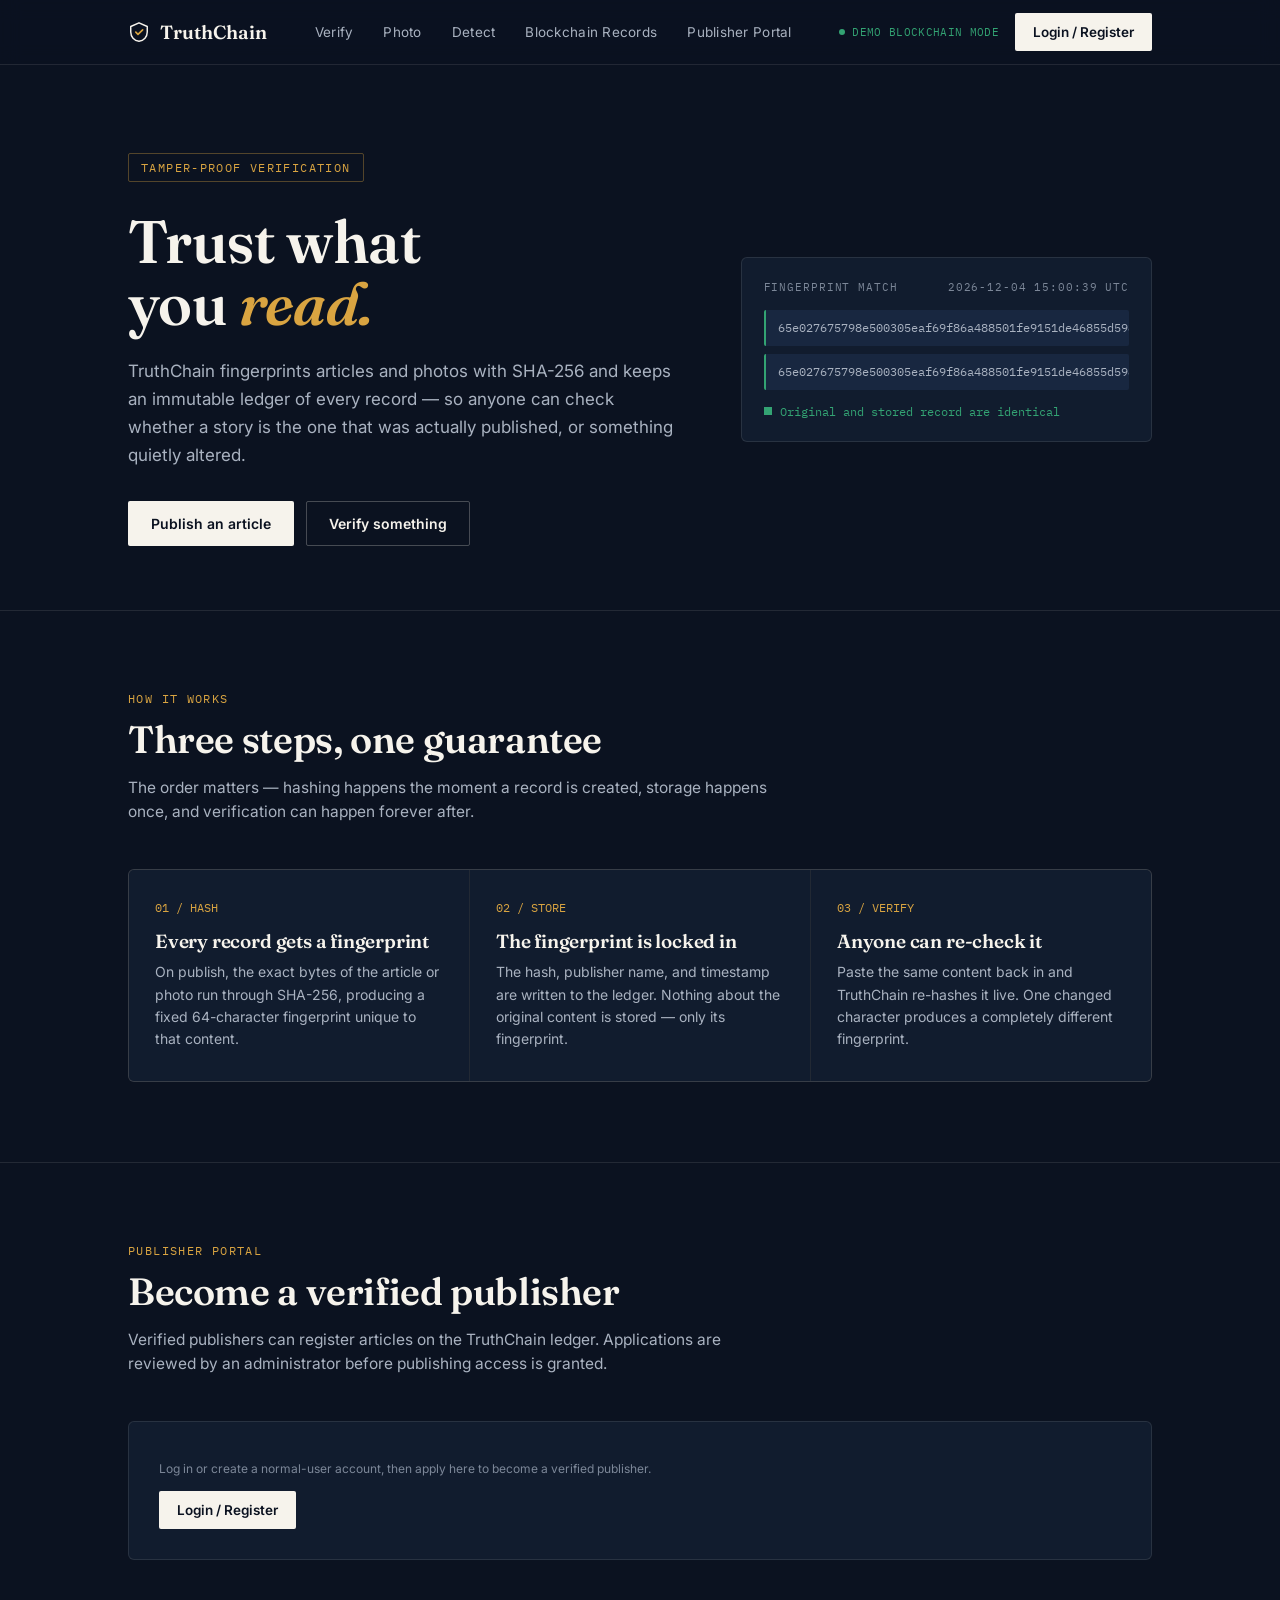
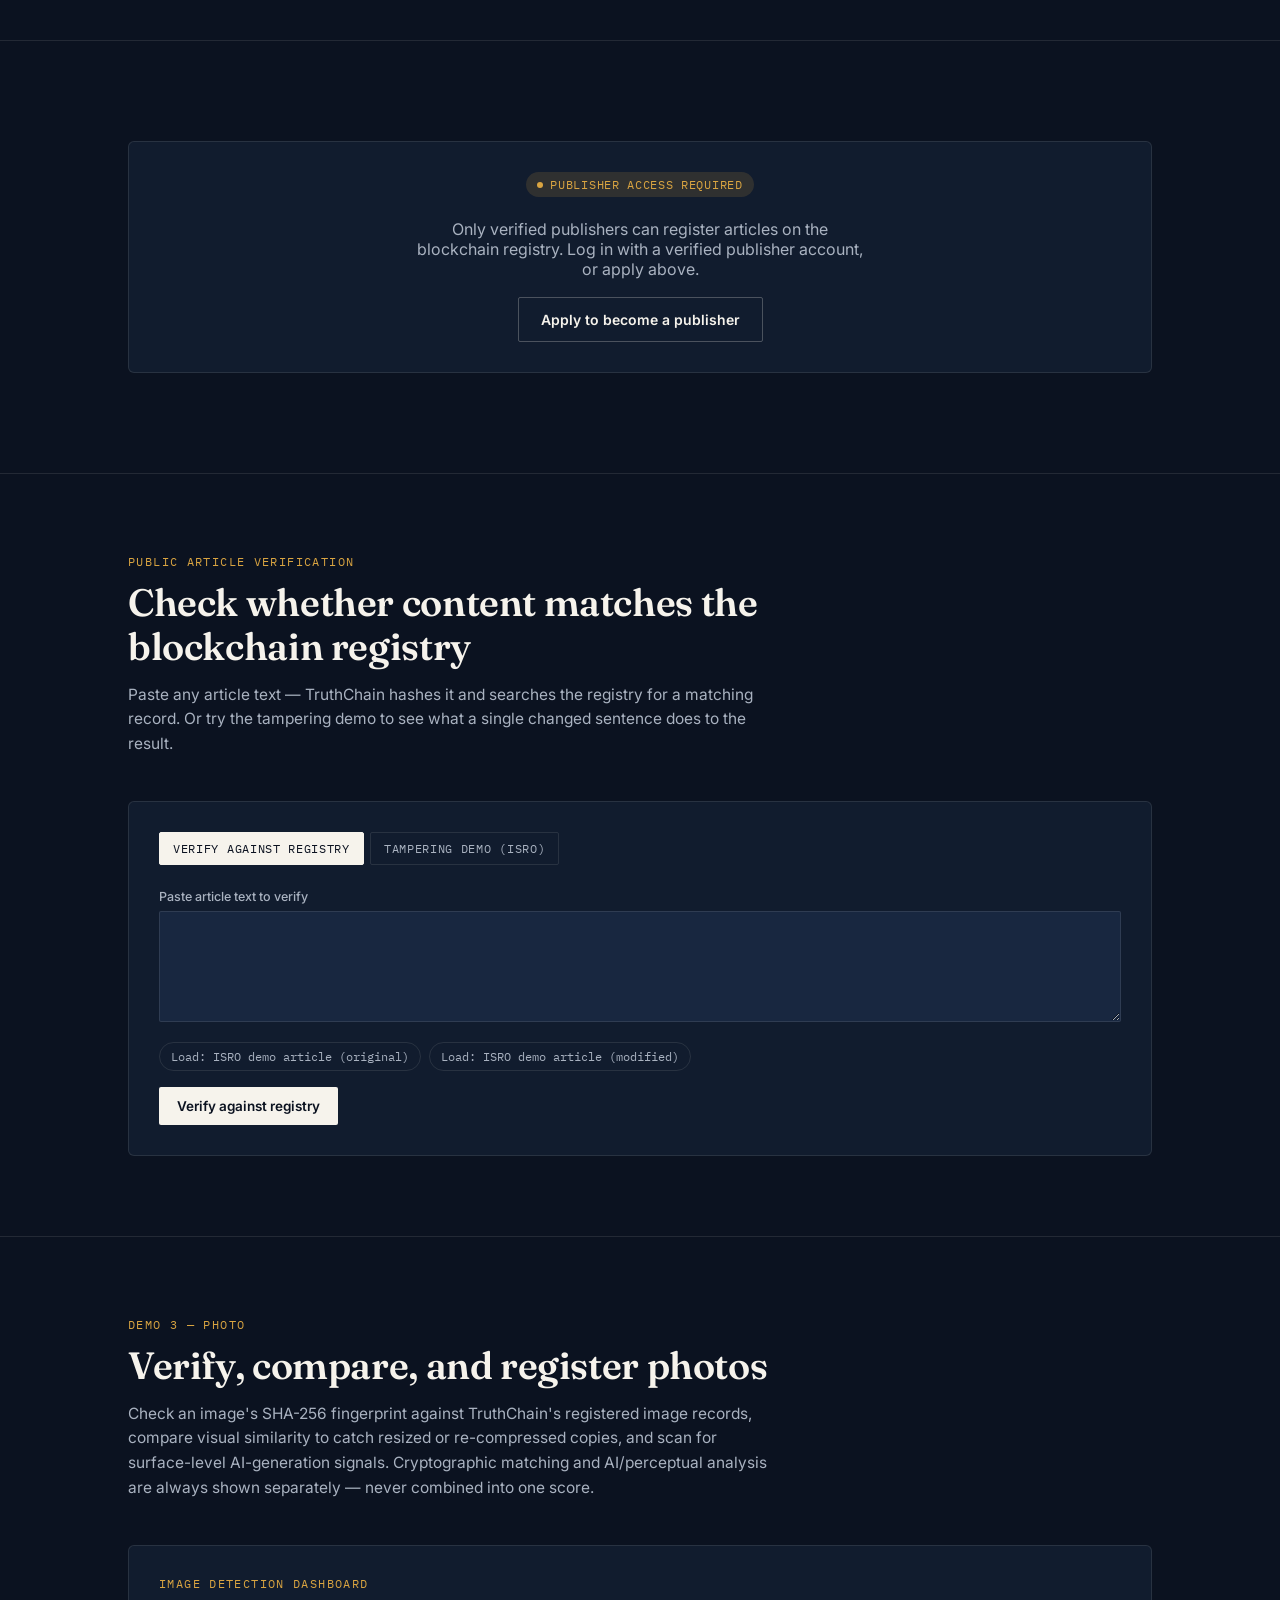
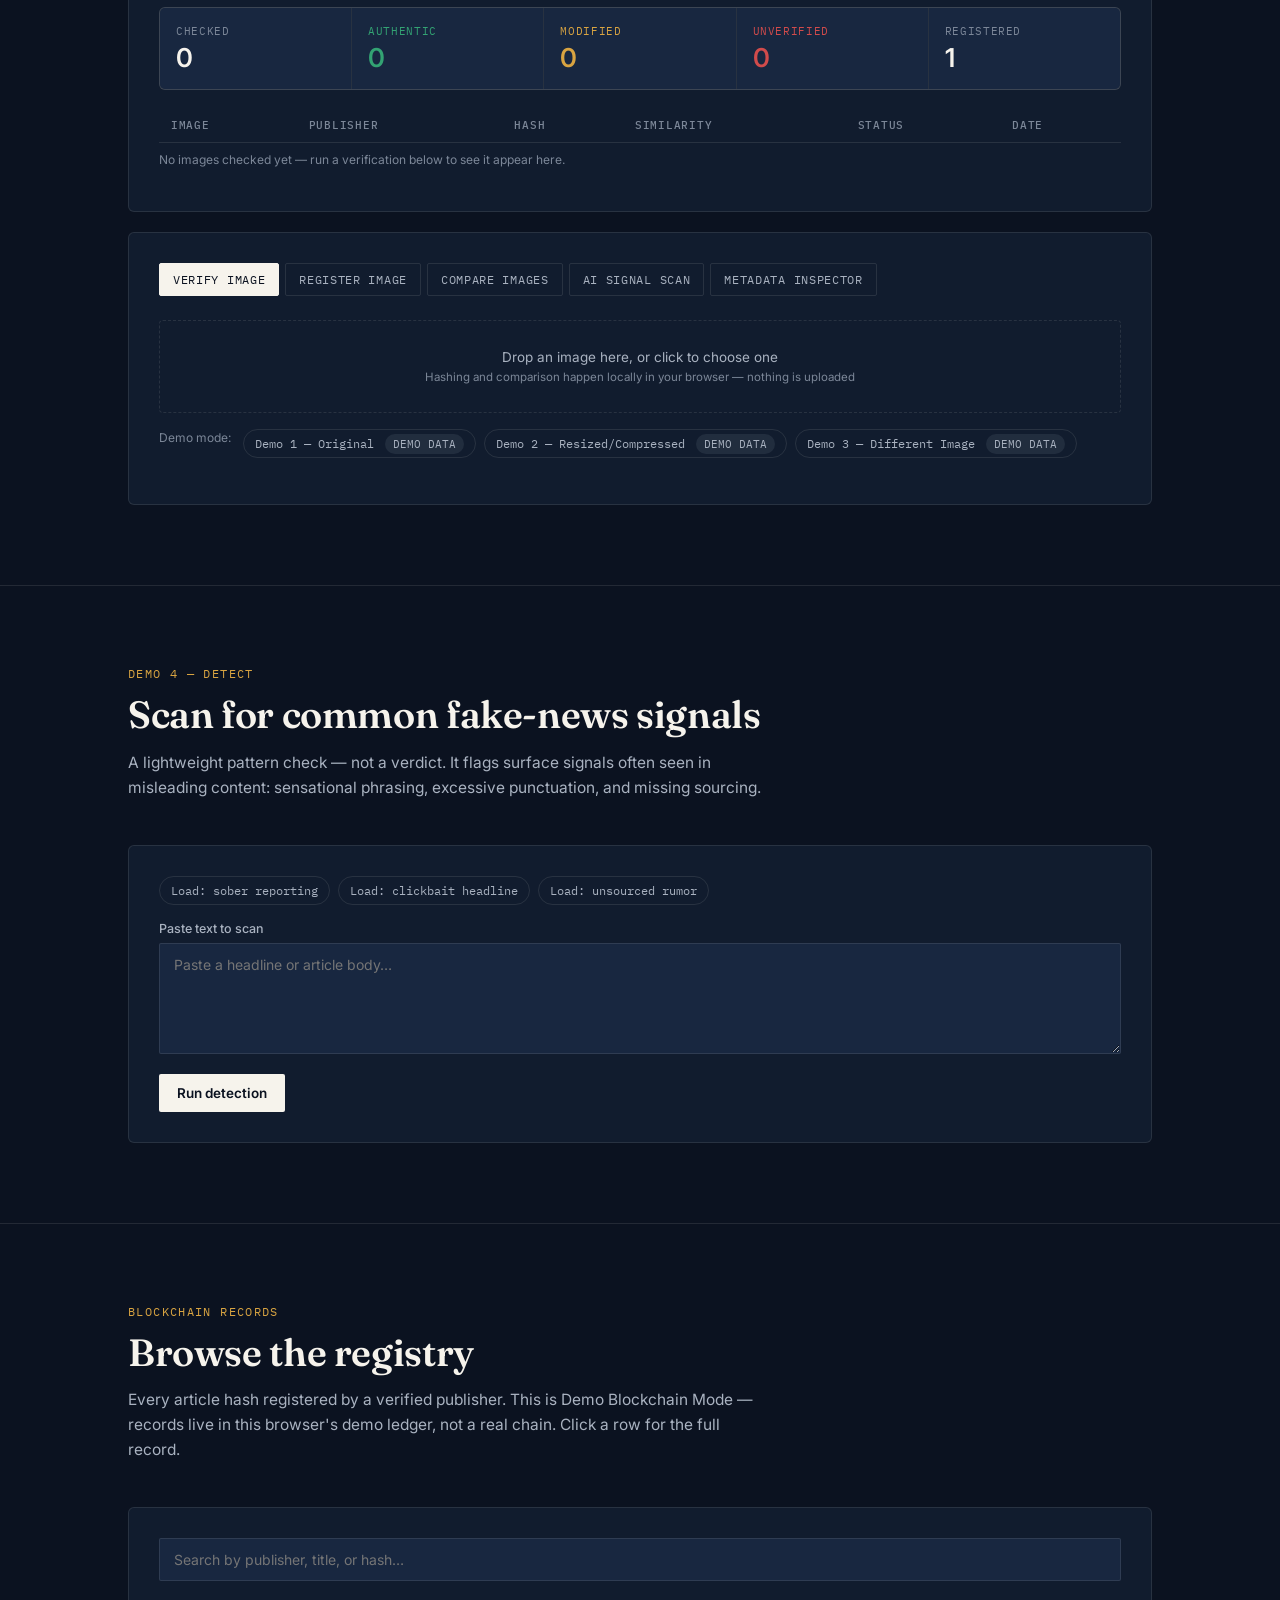
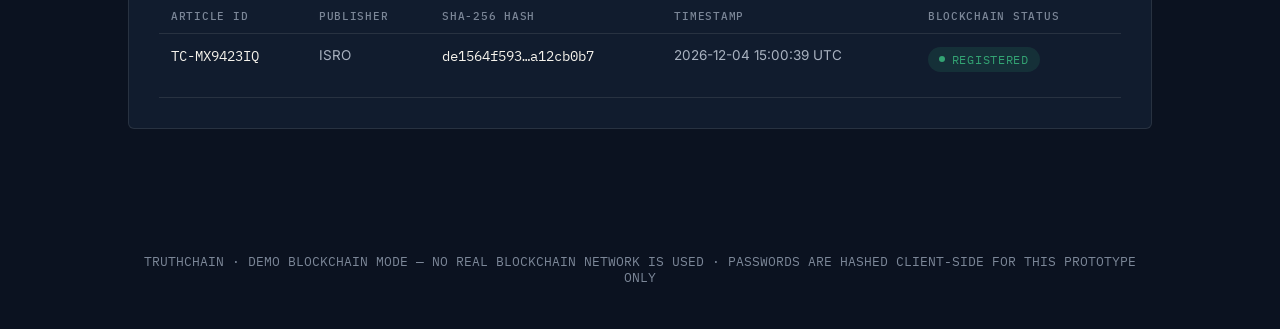
<file: index.html>
<!--
  TRUTHCHAIN — index.html
  ------------------------
  This is the STRUCTURE of the page (the content and layout).
  Styling (colors, spacing, fonts) lives in style.css.
  Interactivity (buttons, demos, hashing) lives in script.js.

  The page has these main parts, in order:
  1. <header>          - top nav (role-aware) + login/register button
  2. #authModal         - login / register modal (created hidden, opened by JS)
  3. #hero              - the big introduction at the top
  4. #how                - "how it works" 3-step explainer
  5. #publisherPortal     - apply to become a verified publisher
  6. #publish             - Publisher Dashboard: register a new article
                          (gated — only visible/usable to approved publishers)
  7. #adminDashboard       - approve/reject publishers, view all users
                          (gated — admin only)
  8. #verify                - public article verification + ISRO tampering demo
  9. #photo                  - check if a photo looks AI-generated
  10. #detect                 - scan text for fake-news signals
  11. #explorer                - "Blockchain Records" registry browser
  12. <footer>                 - demo-mode / security note

  Tip: search this file for id="publish" (etc.) to jump to a section.
-->
<!DOCTYPE html>
<html lang="en">
<head>
<meta charset="UTF-8">
<meta name="viewport" content="width=device-width, initial-scale=1.0">
<title>TruthChain — Verify what you read</title>
<link rel="preconnect" href="https://fonts.googleapis.com">
<link href="https://fonts.googleapis.com/css2?family=Fraunces:opsz,wght@9..144,400;9..144,500;9..144,600;9..144,700&family=Inter:wght@400;500;600;700&family=IBM+Plex+Mono:wght@400;500;600&display=swap" rel="stylesheet">
<link rel="stylesheet" href="style.css">
</head>
<body>

<header>
  <div class="wrap navrow">
    <div class="brand">
      <span class="mark">
        <svg viewBox="0 0 24 24" fill="none"><path d="M12 2 3 6v6c0 5.2 3.6 9.4 9 10 5.4-.6 9-4.8 9-10V6l-9-4Z" stroke="#F6F3EC" stroke-width="1.6" stroke-linejoin="round"/><path d="M8.5 12.2l2.4 2.4L16 9.6" stroke="#D9A441" stroke-width="1.8" stroke-linecap="round" stroke-linejoin="round"/></svg>
      </span>
      TruthChain
    </div>
    <nav class="navlinks">
      <a href="#verify">Verify</a>
      <a href="#photo">Photo</a>
      <a href="#detect">Detect</a>
      <a href="#explorer">Blockchain Records</a>
      <a href="#publisherPortal" data-nav="guest,user">Publisher Portal</a>
      <a href="#publish" data-nav="publisher">Register Article</a>
      <a href="#adminDashboard" data-nav="admin">Admin Dashboard</a>
    </nav>
    <div style="display:flex; align-items:center; gap:16px;">
      <div class="status"><span class="dot"></span> Demo Blockchain Mode</div>
      <div id="authArea"></div>
    </div>
  </div>
</header>

<!-- AUTH MODAL -->
<div class="modal-overlay" id="authModal" style="display:none;">
  <div class="modal">
    <div class="modal-head">
      <div class="demo-tabs">
        <button class="demo-tab active" data-authtab="login">Log in</button>
        <button class="demo-tab" data-authtab="register">Register</button>
      </div>
      <button class="modal-close" id="authClose">&times;</button>
    </div>

    <div id="authtab-login">
      <div class="field">
        <label for="loginUser">Username</label>
        <input type="text" id="loginUser" placeholder="e.g. admin">
      </div>
      <div class="field">
        <label for="loginPass">Password</label>
        <input type="password" id="loginPass" placeholder="••••••••">
      </div>
      <button class="btn-sm" id="loginBtn">Log in</button>
      <div class="result" id="loginResult" style="display:none;"></div>
      <p class="hint">Demo accounts — admin: <code class="mono">admin / admin123</code> &nbsp;·&nbsp; verified publisher: <code class="mono">isro / isro1234</code></p>
    </div>

    <div id="authtab-register" style="display:none;">
      <div class="row2">
        <div class="field">
          <label for="regUser">Choose a username</label>
          <input type="text" id="regUser" placeholder="e.g. jane_reader">
        </div>
        <div class="field">
          <label for="regPass">Choose a password</label>
          <input type="password" id="regPass" placeholder="At least 6 characters">
        </div>
      </div>
      <div class="field">
        <label>Account type</label>
        <div class="presets">
          <button class="chip role-chip active" data-role="user">Normal user</button>
          <button class="chip role-chip" data-role="publisher">Apply as publisher</button>
        </div>
      </div>

      <div id="regPublisherFields" style="display:none;">
        <div class="row2">
          <div class="field">
            <label for="regOrgName">Publisher / organization name</label>
            <input type="text" id="regOrgName" placeholder="e.g. Ridgeline Daily">
          </div>
          <div class="field">
            <label for="regOrgEmail">Official email</label>
            <input type="text" id="regOrgEmail" placeholder="editor@ridgelinedaily.com">
          </div>
        </div>
        <div class="row2">
          <div class="field">
            <label for="regOrgSite">Website</label>
            <input type="text" id="regOrgSite" placeholder="https://ridgelinedaily.com">
          </div>
          <div class="field">
            <label for="regOrgType">Publisher type</label>
            <input type="text" id="regOrgType" placeholder="e.g. Newspaper, Agency, Independent">
          </div>
        </div>
        <div class="field">
          <label for="regOrgDesc">Description</label>
          <textarea id="regOrgDesc" rows="2" placeholder="What does this outlet publish?"></textarea>
        </div>
        <div class="field">
          <label for="regOrgDoc">Verification document (prototype only — not actually uploaded)</label>
          <input type="file" id="regOrgDoc">
        </div>
      </div>

      <button class="btn-sm" id="registerBtn">Create account</button>
      <div class="result" id="registerResult" style="display:none;"></div>
    </div>
  </div>
</div>

<section class="hero">
  <div class="wrap hero-grid">
    <div>
      <div class="eyebrow">Tamper-proof verification</div>
      <h1>Trust what<br>you <em>read.</em></h1>
      <p>TruthChain fingerprints articles and photos with SHA-256 and keeps an immutable ledger of every record — so anyone can check whether a story is the one that was actually published, or something quietly altered.</p>
      <div class="hero-ctas">
        <a href="#publish" class="btn btn-primary">Publish an article</a>
        <a href="#verify" class="btn btn-ghost">Verify something</a>
      </div>
    </div>
    <div class="fp-card">
      <div class="fp-head"><span>Fingerprint match</span><span id="heroTime" class="mono">—</span></div>
      <div class="fp-line fp-a"><div class="fp-fill" id="heroHashA">computing…</div></div>
      <div class="fp-line fp-b"><div class="fp-fill" id="heroHashB">computing…</div></div>
      <div class="fp-match"><span class="sq"></span> Original and stored record are identical</div>
    </div>
  </div>
</section>

<section id="how">
  <div class="wrap">
    <div class="sec-head">
      <div class="sec-eyebrow">How it works</div>
      <h2>Three steps, one guarantee</h2>
      <p>The order matters — hashing happens the moment a record is created, storage happens once, and verification can happen forever after.</p>
    </div>
    <div class="steps">
      <div class="step"><div class="num">01 / HASH</div><h3>Every record gets a fingerprint</h3><p>On publish, the exact bytes of the article or photo run through SHA-256, producing a fixed 64-character fingerprint unique to that content.</p></div>
      <div class="step"><div class="num">02 / STORE</div><h3>The fingerprint is locked in</h3><p>The hash, publisher name, and timestamp are written to the ledger. Nothing about the original content is stored — only its fingerprint.</p></div>
      <div class="step"><div class="num">03 / VERIFY</div><h3>Anyone can re-check it</h3><p>Paste the same content back in and TruthChain re-hashes it live. One changed character produces a completely different fingerprint.</p></div>
    </div>
  </div>
</section>

<!-- PUBLISHER PORTAL -->
<section id="publisherPortal">
  <div class="wrap">
    <div class="sec-head">
      <div class="sec-eyebrow">Publisher Portal</div>
      <h2>Become a verified publisher</h2>
      <p>Verified publishers can register articles on the TruthChain ledger. Applications are reviewed by an administrator before publishing access is granted.</p>
    </div>
    <div class="panel" id="portalPanel">
      <!-- filled in by script.js depending on login state -->
    </div>
  </div>
</section>

<!-- PUBLISH -->
<section id="publish">
  <div class="gate-lock" id="publishLock">
    <div class="wrap">
      <div class="panel" style="text-align:center;">
        <div class="badge warn"><span class="sq"></span>Publisher access required</div>
        <p style="color:var(--slate-light); max-width:46ch; margin:10px auto 18px;">Only verified publishers can register articles on the blockchain registry. Log in with a verified publisher account, or apply above.</p>
        <a href="#publisherPortal" class="btn btn-ghost">Apply to become a publisher</a>
      </div>
    </div>
  </div>
  <div class="wrap" id="publishUnlocked" style="display:none;">
    <div class="sec-head">
      <div class="sec-eyebrow">Publisher Dashboard</div>
      <h2>Register a new article</h2>
      <p>The article content is hashed with SHA-256 in your browser, then that fingerprint — not the article text itself — is registered on the blockchain registry.</p>
    </div>
    <div class="panel">
      <div class="row2">
        <div class="field">
          <label for="pubTitle">Article title</label>
          <input type="text" id="pubTitle" placeholder="e.g. City council approves new transit line" value="City council approves new transit line">
        </div>
        <div class="field">
          <label for="pubCategory">Category</label>
          <input type="text" id="pubCategory" placeholder="e.g. Local news" value="Local news">
        </div>
      </div>
      <div class="row2">
        <div class="field">
          <label for="pubDate">Publication date</label>
          <input type="text" id="pubDate" placeholder="YYYY-MM-DD">
        </div>
        <div class="field">
          <label for="pubUrl">Article URL</label>
          <input type="text" id="pubUrl" placeholder="https://example.com/article">
        </div>
      </div>
      <div class="field">
        <label for="pubBody">Article content</label>
        <textarea id="pubBody" rows="5">After eighteen months of hearings, the city council voted 6-1 Tuesday to approve funding for the Ridgeline light-rail extension, which will connect the downtown core to the eastern suburbs by 2029.</textarea>
      </div>
      <button class="btn-sm" id="pubBtn">Generate hash &amp; register on blockchain</button>
      <div class="result" id="pubResult" style="display:none;"></div>
    </div>

    <div class="sec-head" style="margin-top:44px;">
      <div class="sec-eyebrow">My articles</div>
      <h2>Articles you've registered</h2>
    </div>
    <div class="panel">
      <table>
        <thead><tr><th>Article ID</th><th>Title</th><th>SHA-256</th><th>Timestamp</th><th>Status</th></tr></thead>
        <tbody id="myArticlesBody"></tbody>
      </table>
      <p class="hint" id="myArticlesEmpty">You haven't registered any articles yet.</p>
    </div>
  </div>
</section>

<!-- ADMIN DASHBOARD -->
<section id="adminDashboard" style="display:none;">
  <div class="wrap">
    <div class="sec-head">
      <div class="sec-eyebrow">Admin Dashboard</div>
      <h2>Publisher applications</h2>
      <p>Approve or reject publisher applications. Approved accounts can register articles on the blockchain registry.</p>
    </div>
    <div class="panel">
      <table>
        <thead><tr><th>Organization</th><th>Email</th><th>Website</th><th>Applied</th><th>Status</th><th></th></tr></thead>
        <tbody id="pendingPublishersBody"></tbody>
      </table>
      <p class="hint" id="pendingPublishersEmpty">No pending applications.</p>
    </div>

    <div class="sec-head" style="margin-top:44px;">
      <div class="sec-eyebrow">All users</div>
      <h2>Registered accounts</h2>
    </div>
    <div class="panel">
      <table>
        <thead><tr><th>Username</th><th>Role</th><th>Publisher status</th><th>Created</th></tr></thead>
        <tbody id="allUsersBody"></tbody>
      </table>
    </div>
  </div>
</section>

<!-- VERIFY -->
<section id="verify">
  <div class="wrap">
    <div class="sec-head">
      <div class="sec-eyebrow">Public Article Verification</div>
      <h2>Check whether content matches the blockchain registry</h2>
      <p>Paste any article text — TruthChain hashes it and searches the registry for a matching record. Or try the tampering demo to see what a single changed sentence does to the result.</p>
    </div>
    <div class="panel">
      <div class="demo-tabs">
        <button class="demo-tab active" data-vtab="check">Verify against registry</button>
        <button class="demo-tab" data-vtab="avalanche">Tampering demo (ISRO)</button>
      </div>

      <div id="vtab-check">
        <div class="field">
          <label for="verInput">Paste article text to verify</label>
          <textarea id="verInput" rows="5"></textarea>
        </div>
        <div class="presets">
          <button class="chip" data-verify-preset="match">Load: ISRO demo article (original)</button>
          <button class="chip" data-verify-preset="tampered">Load: ISRO demo article (modified)</button>
        </div>
        <button class="btn-sm" id="verBtn">Verify against registry</button>
        <div class="result" id="verResult" style="display:none;"></div>
      </div>

      <div id="vtab-avalanche" style="display:none;">
        <p class="hint" style="margin-bottom:16px;">This uses the demo publisher <strong>ISRO</strong>'s registered article, <em>"ISRO Successfully Launches Chandrayaan-3."</em> Load the original for a match, or the modified version to see a mismatch.</p>
        <div class="presets">
          <button class="chip" data-ava-preset="match">Load original</button>
          <button class="chip" data-ava-preset="tampered">Load modified (one sentence changed)</button>
        </div>
        <div class="field">
          <label for="avaInput">Article text</label>
          <textarea id="avaInput" rows="4"></textarea>
        </div>
        <button class="btn-sm" id="avaBtn">Check against ISRO's registered hash</button>
        <div class="result" id="avaResult" style="display:none;"></div>
      </div>
    </div>
  </div>
</section>

<!-- PHOTO -->
<section id="photo">
  <div class="wrap">
    <div class="sec-head">
      <div class="sec-eyebrow">Demo 3 — Photo</div>
      <h2>Verify, compare, and register photos</h2>
      <p>Check an image's SHA-256 fingerprint against TruthChain's registered image records, compare visual similarity to catch resized or re-compressed copies, and scan for surface-level AI-generation signals. Cryptographic matching and AI/perceptual analysis are always shown separately — never combined into one score.</p>
    </div>

    <!-- IMAGE DETECTION DASHBOARD -->
    <div class="panel" style="margin-bottom:20px;">
      <div class="sec-eyebrow" style="margin-bottom:16px;">Image Detection Dashboard</div>
      <div style="display:grid; grid-template-columns:repeat(5,1fr); gap:1px; background:var(--line); border:1px solid var(--line); border-radius:6px; overflow:hidden;">
        <div style="background:var(--ink-700); padding:16px;"><div class="mono" style="font-size:10.5px; color:var(--slate); text-transform:uppercase; letter-spacing:.06em;">Checked</div><div style="font-size:26px; font-weight:600; margin-top:4px;" id="imgStatTotal">0</div></div>
        <div style="background:var(--ink-700); padding:16px;"><div class="mono" style="font-size:10.5px; color:var(--verify); text-transform:uppercase; letter-spacing:.06em;">Authentic</div><div style="font-size:26px; font-weight:600; margin-top:4px; color:var(--verify);" id="imgStatAuthentic">0</div></div>
        <div style="background:var(--ink-700); padding:16px;"><div class="mono" style="font-size:10.5px; color:var(--amber); text-transform:uppercase; letter-spacing:.06em;">Modified</div><div style="font-size:26px; font-weight:600; margin-top:4px; color:var(--amber);" id="imgStatModified">0</div></div>
        <div style="background:var(--ink-700); padding:16px;"><div class="mono" style="font-size:10.5px; color:var(--tamper); text-transform:uppercase; letter-spacing:.06em;">Unverified</div><div style="font-size:26px; font-weight:600; margin-top:4px; color:var(--tamper);" id="imgStatUnverified">0</div></div>
        <div style="background:var(--ink-700); padding:16px;"><div class="mono" style="font-size:10.5px; color:var(--slate); text-transform:uppercase; letter-spacing:.06em;">Registered</div><div style="font-size:26px; font-weight:600; margin-top:4px;" id="imgStatRegistered">0</div></div>
      </div>
      <table style="margin-top:18px;">
        <thead><tr><th>Image</th><th>Publisher</th><th>Hash</th><th>Similarity</th><th>Status</th><th>Date</th></tr></thead>
        <tbody id="imageChecksBody"></tbody>
      </table>
      <p class="hint" id="imageChecksEmpty">No images checked yet — run a verification below to see it appear here.</p>
    </div>

    <div class="panel">
      <div class="demo-tabs">
        <button class="demo-tab active" data-ptab="verify">Verify Image</button>
        <button class="demo-tab" data-ptab="register">Register Image</button>
        <button class="demo-tab" data-ptab="compare">Compare Images</button>
        <button class="demo-tab" data-ptab="scan">AI Signal Scan</button>
        <button class="demo-tab" data-ptab="resave">Metadata Inspector</button>
      </div>

      <!-- VERIFY IMAGE -->
      <div id="ptab-verify">
        <div class="dropzone" id="dropVerify">
          <p>Drop an image here, or click to choose one</p>
          <div class="small">Hashing and comparison happen locally in your browser — nothing is uploaded</div>
        </div>
        <input type="file" id="fileVerify" accept="image/*" style="display:none;">

        <div class="presets" style="margin-top:16px;">
          <span class="hint" style="margin:0 4px 0 0;">Demo mode:</span>
          <button class="chip" data-img-demo="original">Demo 1 — Original <span class="tag article" style="margin-left:4px;">DEMO DATA</span></button>
          <button class="chip" data-img-demo="resaved">Demo 2 — Resized/Compressed <span class="tag article" style="margin-left:4px;">DEMO DATA</span></button>
          <button class="chip" data-img-demo="different">Demo 3 — Different Image <span class="tag article" style="margin-left:4px;">DEMO DATA</span></button>
        </div>

        <div class="result" id="verifyResult" style="display:none;"></div>
      </div>

      <!-- REGISTER IMAGE (publisher-gated) -->
      <div id="ptab-register" style="display:none;">
        <div class="gate-lock" id="imgRegisterLock">
          <div class="panel" style="text-align:center; background:var(--ink-700);">
            <div class="badge warn"><span class="sq"></span>Publisher access required</div>
            <p style="color:var(--slate-light); max-width:46ch; margin:10px auto 18px;">Only verified publishers can register original images on the blockchain registry. Log in with a verified publisher account, or apply from the Publisher Portal.</p>
            <a href="#publisherPortal" class="btn btn-ghost">Apply to become a publisher</a>
          </div>
        </div>
        <div id="imgRegisterUnlocked" style="display:none;">
          <div class="dropzone" id="dropRegisterImg"><p>Choose the original image to register</p><div class="small">Click to choose</div></div>
          <input type="file" id="fileRegisterImg" accept="image/*" style="display:none;">
          <div class="result" id="registerImgPreview" style="display:none;"></div>
          <div class="row2" style="margin-top:16px;">
            <div class="field"><label for="imgTitle">Image title</label><input type="text" id="imgTitle" placeholder="e.g. Chandrayaan-3 launch pad photo"></div>
            <div class="field"><label for="imgPubDate">Publication date</label><input type="text" id="imgPubDate" placeholder="YYYY-MM-DD"></div>
          </div>
          <div class="field"><label for="imgSourceUrl">Source URL</label><input type="text" id="imgSourceUrl" placeholder="https://example.com/photo"></div>
          <div class="field"><label for="imgDesc">Description</label><textarea id="imgDesc" rows="2" placeholder="What does this image show?"></textarea></div>
          <button class="btn-sm" id="imgRegisterBtn">Generate hash &amp; register on blockchain</button>
          <div class="result" id="imgRegisterResult" style="display:none;"></div>

          <div class="sec-head" style="margin-top:36px; margin-bottom:16px;">
            <div class="sec-eyebrow">My registered images</div>
          </div>
          <table>
            <thead><tr><th>Image ID</th><th>Title</th><th>SHA-256</th><th>Timestamp</th><th>Status</th></tr></thead>
            <tbody id="myImagesBody"></tbody>
          </table>
          <p class="hint" id="myImagesEmpty">You haven't registered any images yet.</p>
        </div>
      </div>

      <!-- COMPARE IMAGES -->
      <div id="ptab-compare" style="display:none;">
        <p class="hint" style="margin-bottom:14px;">Upload two images to compare. TruthChain reports both an AI-likelihood signal score and a perceptual similarity score for each — kept separate on purpose.</p>
        <div class="row2">
          <div>
            <div class="dropzone" id="dropA"><p>Photo A — original / registered</p><div class="small">Click to choose</div></div>
            <input type="file" id="fileA" accept="image/*" style="display:none;">
          </div>
          <div>
            <div class="dropzone" id="dropB"><p>Photo B — submitted</p><div class="small">Click to choose</div></div>
            <input type="file" id="fileB" accept="image/*" style="display:none;">
          </div>
        </div>
        <div class="result" id="compareResult" style="display:none;"></div>
      </div>

      <!-- AI SIGNAL SCAN -->
      <div id="ptab-scan" style="display:none;">
        <p class="hint" style="margin-bottom:14px;">Scans for surface-level signals — texture smoothness, noise patterns, and camera metadata — that tend to differ between photographs and synthetic images. This is an illustrative pattern check, not a verified detector, and it can be wrong in both directions.</p>
        <div class="dropzone" id="dropSingle">
          <p>Drop an image here, or click to choose one</p>
          <div class="small">Analysis happens locally in your browser — nothing is uploaded</div>
        </div>
        <input type="file" id="fileSingle" accept="image/*" style="display:none;">
        <div class="result" id="singleResult" style="display:none;"></div>
      </div>

      <!-- METADATA INSPECTOR -->
      <div id="ptab-resave" style="display:none;">
        <div class="dropzone" id="dropResave"><p>Choose a photo to inspect</p><div class="small">Reads basic file and camera-metadata signals only</div></div>
        <input type="file" id="fileResave" accept="image/*" style="display:none;">
        <div class="result" id="resaveResult" style="display:none;"></div>
        <p class="hint">Real camera photos usually carry EXIF metadata (camera model, exposure, sometimes GPS). AI-generated images and screenshots often lack it — but its absence alone doesn't prove an image is fake, since metadata is also stripped by messaging apps and social platforms.</p>
      </div>
    </div>
  </div>
</section>

<!-- DETECT -->
<section id="detect">
  <div class="wrap">
    <div class="sec-head">
      <div class="sec-eyebrow">Demo 4 — Detect</div>
      <h2>Scan for common fake-news signals</h2>
      <p>A lightweight pattern check — not a verdict. It flags surface signals often seen in misleading content: sensational phrasing, excessive punctuation, and missing sourcing.</p>
    </div>
    <div class="panel">
      <div class="presets">
        <button class="chip" data-detect-preset="clean">Load: sober reporting</button>
        <button class="chip" data-detect-preset="clickbait">Load: clickbait headline</button>
        <button class="chip" data-detect-preset="satire">Load: unsourced rumor</button>
      </div>
      <div class="field">
        <label for="detInput">Paste text to scan</label>
        <textarea id="detInput" rows="5" placeholder="Paste a headline or article body…"></textarea>
      </div>
      <button class="btn-sm" id="detBtn">Run detection</button>
      <div class="result" id="detResult" style="display:none;"></div>
    </div>
  </div>
</section>

<!-- BLOCKCHAIN RECORDS -->
<section id="explorer" style="border-bottom:none;">
  <div class="wrap">
    <div class="sec-head">
      <div class="sec-eyebrow">Blockchain Records</div>
      <h2>Browse the registry</h2>
      <p>Every article hash registered by a verified publisher. This is Demo Blockchain Mode — records live in this browser's demo ledger, not a real chain. Click a row for the full record.</p>
    </div>
    <div class="panel">
      <div class="search-row">
        <input type="text" id="explSearch" placeholder="Search by publisher, title, or hash…">
      </div>
      <table>
        <thead>
          <tr><th>Article ID</th><th>Publisher</th><th>SHA-256 Hash</th><th>Timestamp</th><th>Blockchain Status</th></tr>
        </thead>
        <tbody id="explBody"></tbody>
      </table>
      <div id="explDetail" class="result" style="display:none; margin-top:18px;"></div>
    </div>
  </div>
</section>

<footer>
  <p class="wrap">TRUTHCHAIN · DEMO BLOCKCHAIN MODE — NO REAL BLOCKCHAIN NETWORK IS USED · PASSWORDS ARE HASHED CLIENT-SIDE FOR THIS PROTOTYPE ONLY</p>
</footer>

<script src="script.js"></script>
</body>
</html>
</file>
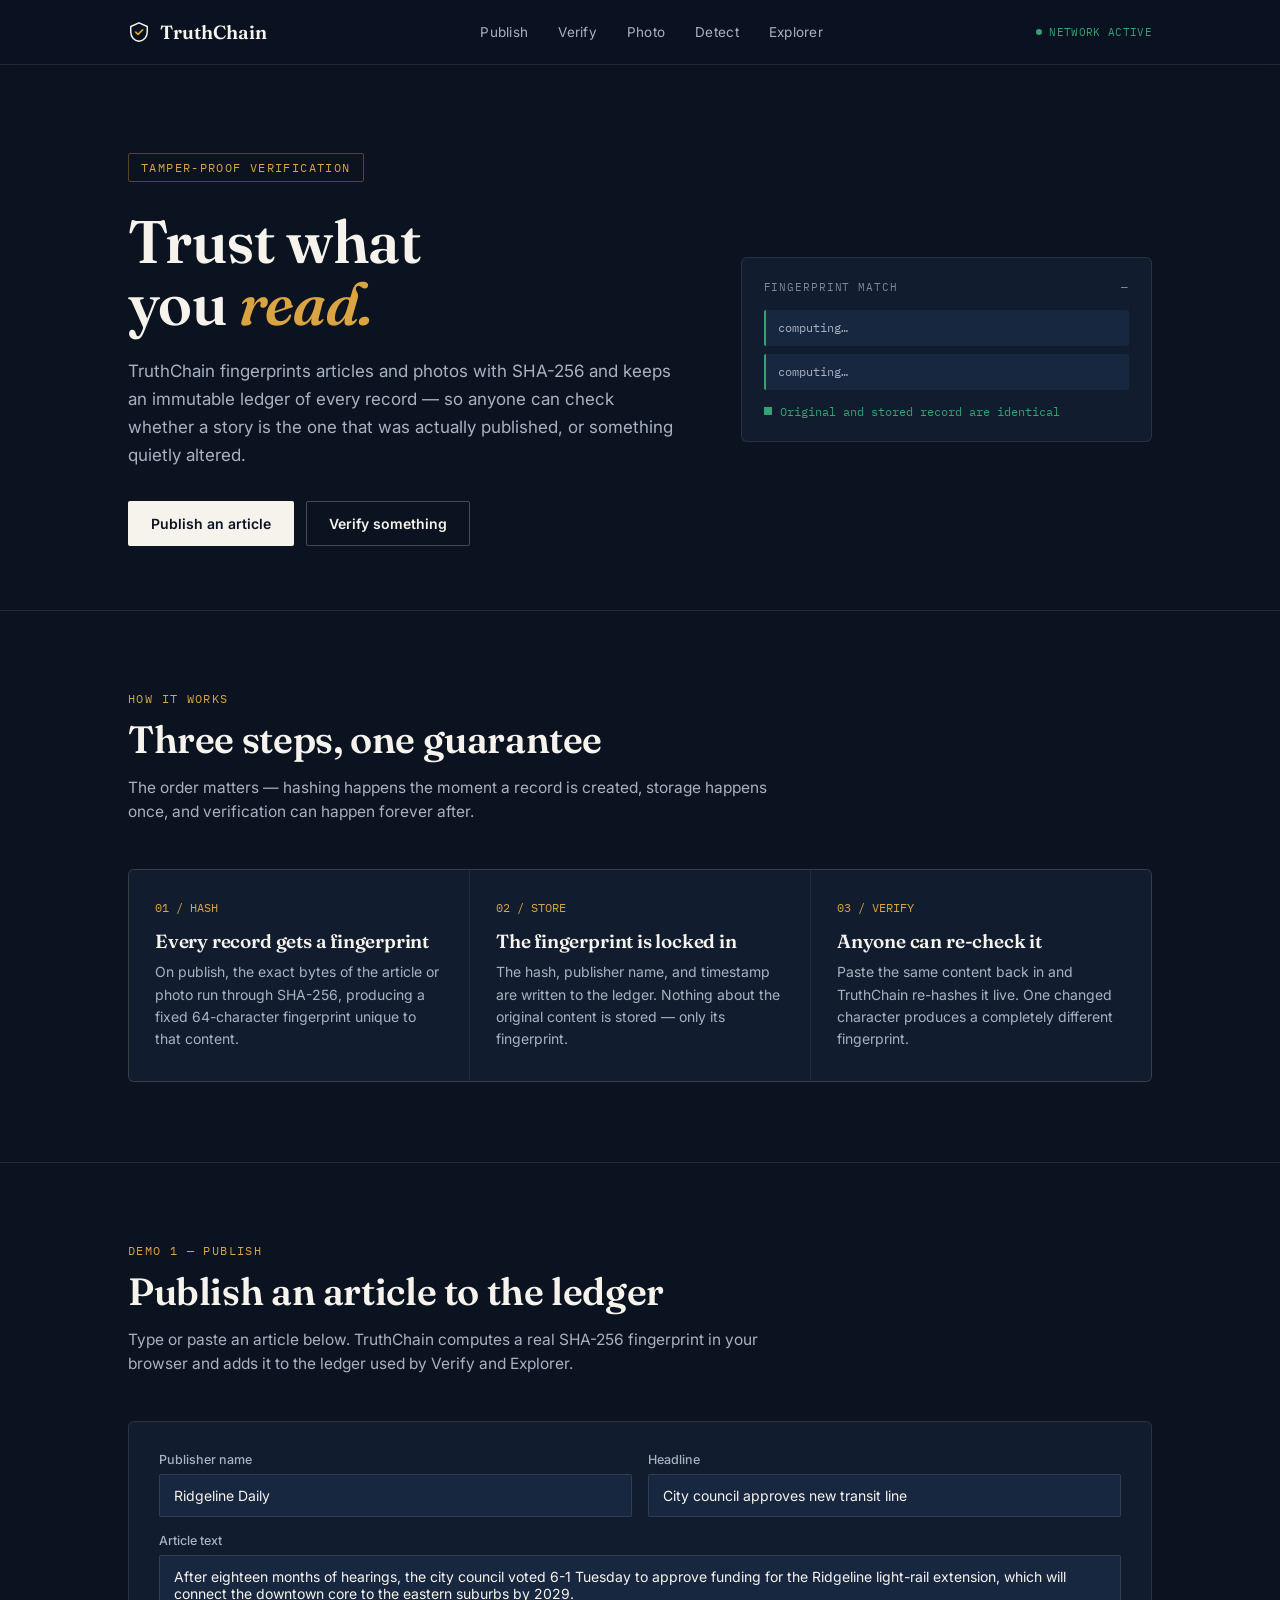
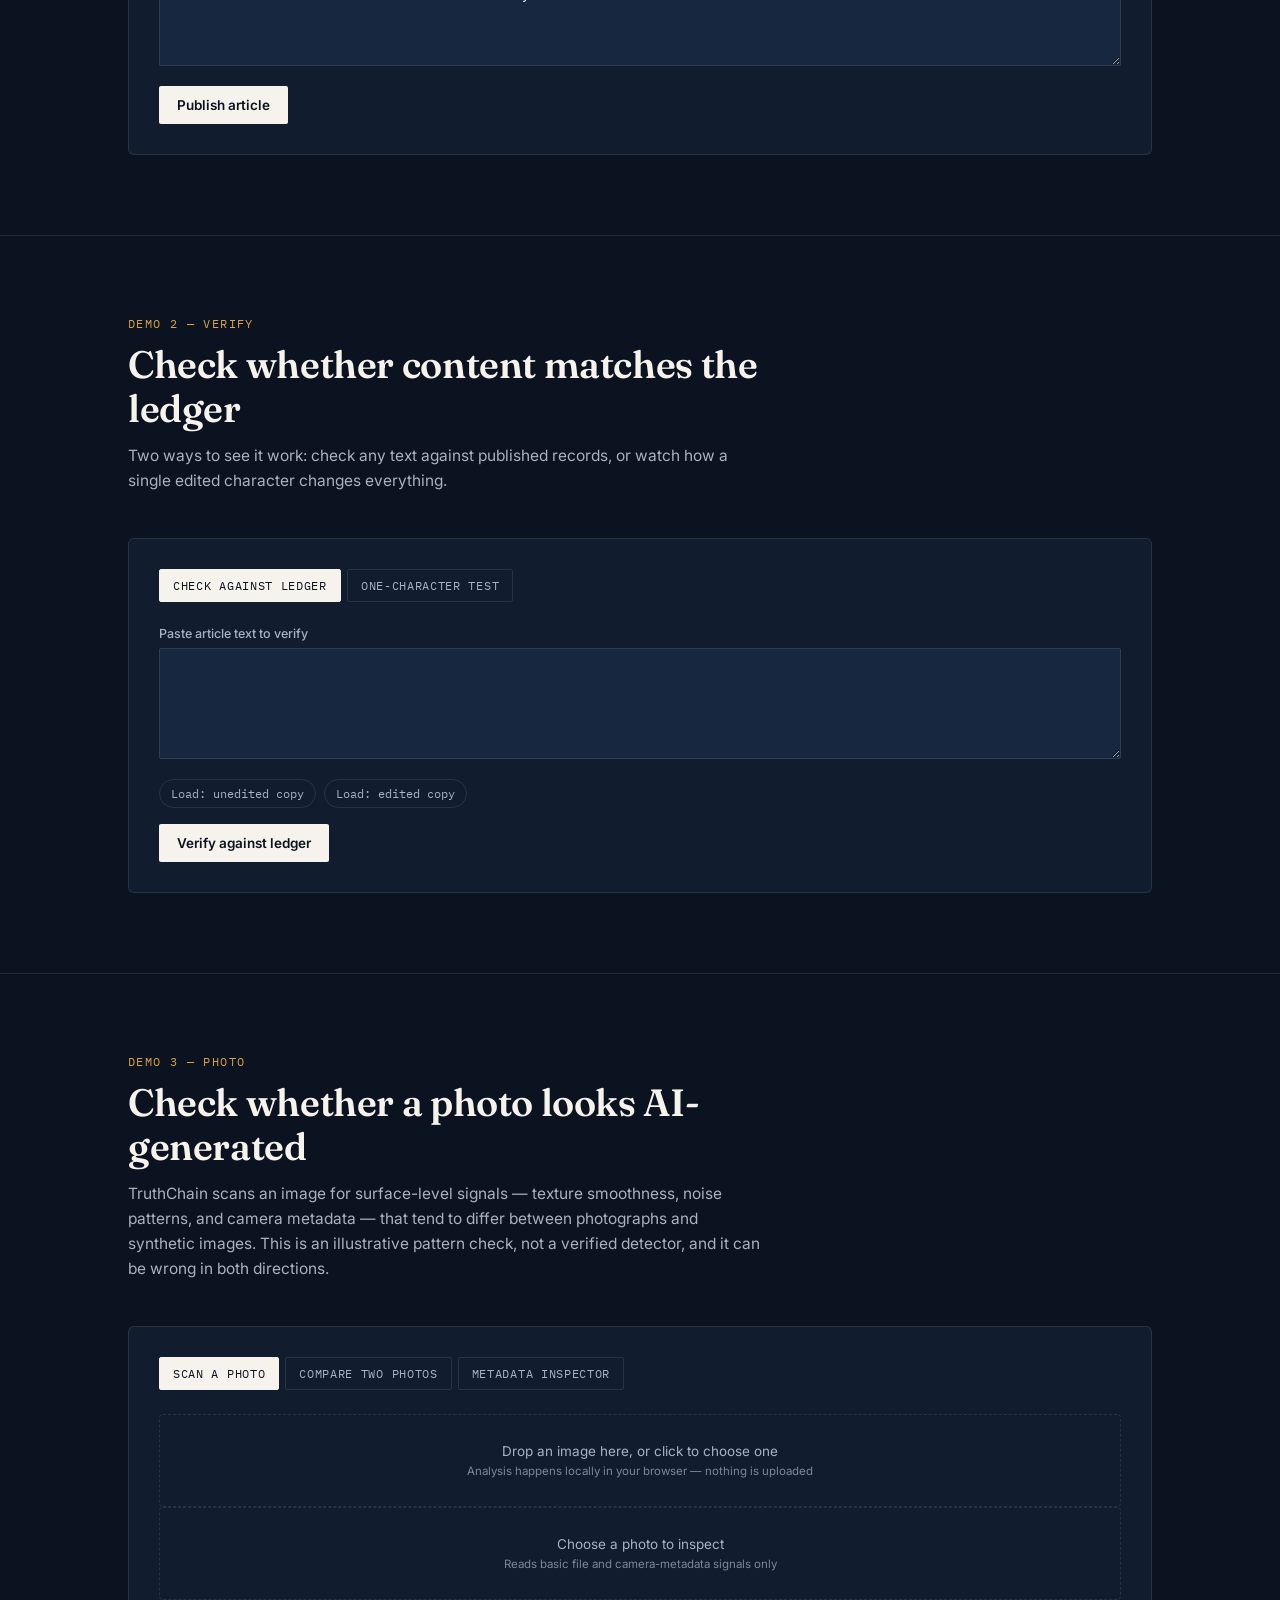
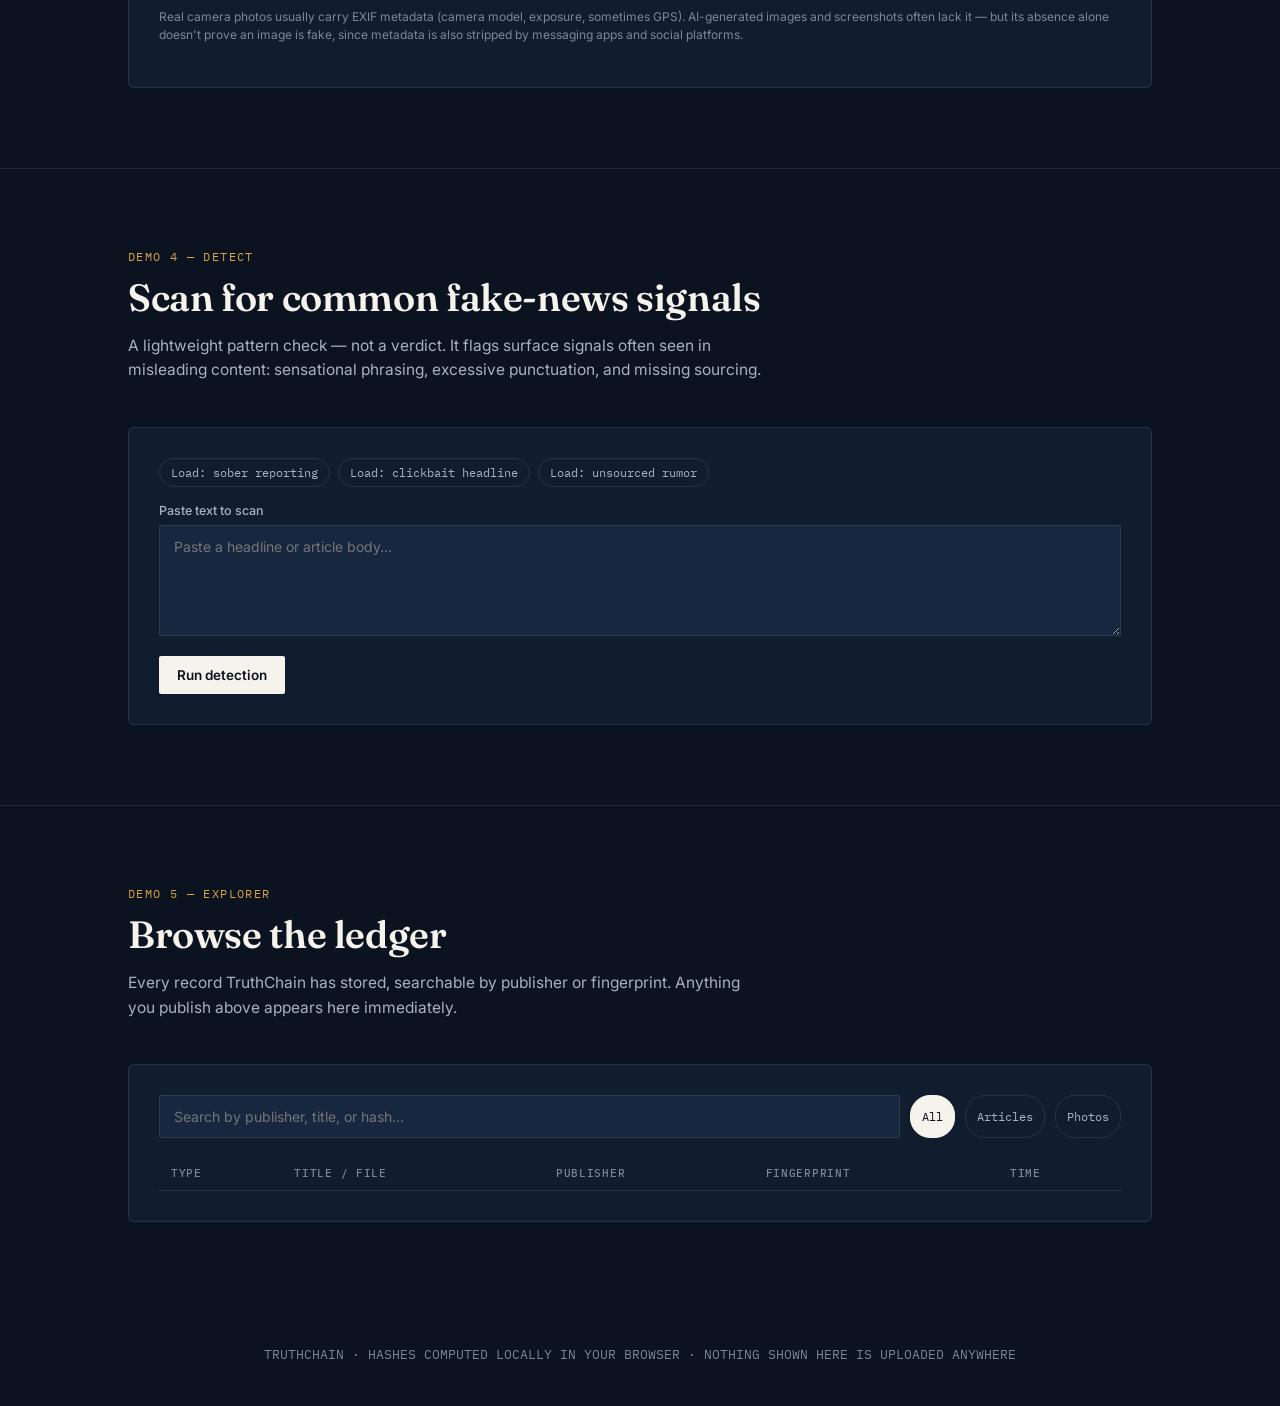
<file: TruthChain.html>
<!--
  TRUTHCHAIN — index.html
  ------------------------
  This is the STRUCTURE of the page (the content and layout).
  Styling (colors, spacing, fonts) lives in style.css.
  Interactivity (buttons, demos, hashing) lives in script.js.

  The page has these main parts, in order:
  1. <header>   - the top navigation bar
  2. #hero      - the big introduction at the top
  3. #how       - "how it works" 3-step explainer
  4. #publish   - demo: publish an article
  5. #verify    - demo: verify text against the ledger
  6. #photo     - demo: check if a photo looks AI-generated
  7. #detect    - demo: scan text for fake-news signals
  8. #explorer  - demo: browse published records
  9. <footer>   - small note at the bottom

  Tip: search this file for id="publish" (etc.) to jump to a section.
-->
<!DOCTYPE html>
<html lang="en">
<head>
<meta charset="UTF-8">
<meta name="viewport" content="width=device-width, initial-scale=1.0">
<title>TruthChain — Verify what you read</title>
<link rel="preconnect" href="https://fonts.googleapis.com">
<link href="https://fonts.googleapis.com/css2?family=Fraunces:opsz,wght@9..144,400;9..144,500;9..144,600;9..144,700&family=Inter:wght@400;500;600;700&family=IBM+Plex+Mono:wght@400;500;600&display=swap" rel="stylesheet">
<link rel="stylesheet" href="TruthChain.css">
</head>
<body>

<header>
  <div class="wrap navrow">
    <div class="brand">
      <span class="mark">
        <svg viewBox="0 0 24 24" fill="none"><path d="M12 2 3 6v6c0 5.2 3.6 9.4 9 10 5.4-.6 9-4.8 9-10V6l-9-4Z" stroke="#F6F3EC" stroke-width="1.6" stroke-linejoin="round"/><path d="M8.5 12.2l2.4 2.4L16 9.6" stroke="#D9A441" stroke-width="1.8" stroke-linecap="round" stroke-linejoin="round"/></svg>
      </span>
      TruthChain
    </div>
    <nav class="navlinks">
      <a href="#publish">Publish</a>
      <a href="#verify">Verify</a>
      <a href="#photo">Photo</a>
      <a href="#detect">Detect</a>
      <a href="#explorer">Explorer</a>
    </nav>
    <div style="display:flex; align-items:center; gap:20px;">
      <div class="status"><span class="dot"></span> Network Active</div>
    </div>
  </div>
</header>

<section class="hero">
  <div class="wrap hero-grid">
    <div>
      <div class="eyebrow">Tamper-proof verification</div>
      <h1>Trust what<br>you <em>read.</em></h1>
      <p>TruthChain fingerprints articles and photos with SHA-256 and keeps an immutable ledger of every record — so anyone can check whether a story is the one that was actually published, or something quietly altered.</p>
      <div class="hero-ctas">
        <a href="#publish" class="btn btn-primary">Publish an article</a>
        <a href="#verify" class="btn btn-ghost">Verify something</a>
      </div>
    </div>
    <div class="fp-card">
      <div class="fp-head"><span>Fingerprint match</span><span id="heroTime" class="mono">—</span></div>
      <div class="fp-line fp-a"><div class="fp-fill" id="heroHashA">computing…</div></div>
      <div class="fp-line fp-b"><div class="fp-fill" id="heroHashB">computing…</div></div>
      <div class="fp-match"><span class="sq"></span> Original and stored record are identical</div>
    </div>
  </div>
</section>

<section id="how">
  <div class="wrap">
    <div class="sec-head">
      <div class="sec-eyebrow">How it works</div>
      <h2>Three steps, one guarantee</h2>
      <p>The order matters — hashing happens the moment a record is created, storage happens once, and verification can happen forever after.</p>
    </div>
    <div class="steps">
      <div class="step"><div class="num">01 / HASH</div><h3>Every record gets a fingerprint</h3><p>On publish, the exact bytes of the article or photo run through SHA-256, producing a fixed 64-character fingerprint unique to that content.</p></div>
      <div class="step"><div class="num">02 / STORE</div><h3>The fingerprint is locked in</h3><p>The hash, publisher name, and timestamp are written to the ledger. Nothing about the original content is stored — only its fingerprint.</p></div>
      <div class="step"><div class="num">03 / VERIFY</div><h3>Anyone can re-check it</h3><p>Paste the same content back in and TruthChain re-hashes it live. One changed character produces a completely different fingerprint.</p></div>
    </div>
  </div>
</section>

<!-- PUBLISH -->
<section id="publish">
  <div class="wrap">
    <div class="sec-head">
      <div class="sec-eyebrow">Demo 1 — Publish</div>
      <h2>Publish an article to the ledger</h2>
      <p>Type or paste an article below. TruthChain computes a real SHA-256 fingerprint in your browser and adds it to the ledger used by Verify and Explorer.</p>
    </div>
    <div class="panel">
      <div class="row2">
        <div class="field">
          <label for="pubPublisher">Publisher name</label>
          <input type="text" id="pubPublisher" placeholder="e.g. Ridgeline Daily" value="Ridgeline Daily">
        </div>
        <div class="field">
          <label for="pubTitle">Headline</label>
          <input type="text" id="pubTitle" placeholder="e.g. City council approves new transit line" value="City council approves new transit line">
        </div>
      </div>
      <div class="field">
        <label for="pubBody">Article text</label>
        <textarea id="pubBody" rows="5">After eighteen months of hearings, the city council voted 6-1 Tuesday to approve funding for the Ridgeline light-rail extension, which will connect the downtown core to the eastern suburbs by 2029.</textarea>
      </div>
      <button class="btn-sm" id="pubBtn">Publish article</button>
      <div class="result" id="pubResult" style="display:none;"></div>
    </div>
  </div>
</section>

<!-- VERIFY -->
<section id="verify">
  <div class="wrap">
    <div class="sec-head">
      <div class="sec-eyebrow">Demo 2 — Verify</div>
      <h2>Check whether content matches the ledger</h2>
      <p>Two ways to see it work: check any text against published records, or watch how a single edited character changes everything.</p>
    </div>
    <div class="panel">
      <div class="demo-tabs">
        <button class="demo-tab active" data-vtab="check">Check against ledger</button>
        <button class="demo-tab" data-vtab="avalanche">One-character test</button>
      </div>

      <div id="vtab-check">
        <div class="field">
          <label for="verInput">Paste article text to verify</label>
          <textarea id="verInput" rows="5"></textarea>
        </div>
        <div class="presets">
          <button class="chip" data-verify-preset="match">Load: unedited copy</button>
          <button class="chip" data-verify-preset="tampered">Load: edited copy</button>
        </div>
        <button class="btn-sm" id="verBtn">Verify against ledger</button>
        <div class="result" id="verResult" style="display:none;"></div>
      </div>

      <div id="vtab-avalanche" style="display:none;">
        <p class="hint" style="margin-bottom:16px;">Original: <em>"The vote passed by a 6-1 margin."</em> Edit just one character below and watch the fingerprint change completely.</p>
        <div class="field">
          <label for="avaInput">Try editing this sentence</label>
          <input type="text" id="avaInput" value="The vote passed by a 6-1 margin.">
        </div>
        <div class="result" style="display:block;">
          <div class="hashline">Fingerprint: <span id="avaHash" class="hash-short">computing…</span></div>
          <div class="hint" id="avaCompare">Matches original fingerprint.</div>
        </div>
      </div>
    </div>
  </div>
</section>

<!-- PHOTO -->
<section id="photo">
  <div class="wrap">
    <div class="sec-head">
      <div class="sec-eyebrow">Demo 3 — Photo</div>
      <h2>Check whether a photo looks AI-generated</h2>
      <p>TruthChain scans an image for surface-level signals — texture smoothness, noise patterns, and camera metadata — that tend to differ between photographs and synthetic images. This is an illustrative pattern check, not a verified detector, and it can be wrong in both directions.</p>
    </div>
    <div class="panel">
      <div class="demo-tabs">
        <button class="demo-tab active" data-ptab="single">Scan a photo</button>
        <button class="demo-tab" data-ptab="compare">Compare two photos</button>
        <button class="demo-tab" data-ptab="resave">Metadata inspector</button>
      </div>

      <div id="ptab-single">
        <div class="dropzone" id="dropSingle">
          <p>Drop an image here, or click to choose one</p>
          <div class="small">Analysis happens locally in your browser — nothing is uploaded</div>
        </div>
        <input type="file" id="fileSingle" accept="image/*" style="display:none;">
        <div class="result" id="singleResult" style="display:none;"></div>
      </div>

      <div id="ptab-compare" style="display:none;">
        <div class="row2">
          <div>
            <div class="dropzone" id="dropA"><p>Photo A</p><div class="small">Click to choose</div></div>
            <input type="file" id="fileA" accept="image/*" style="display:none;">
          </div>
          <div>
            <div class="dropzone" id="dropB"><p>Photo B</p><div class="small">Click to choose</div></div>
            <input type="file" id="fileB" accept="image/*" style="display:none;">
          </div>
        </div>
        <div class="result" id="compareResult" style="display:none;"></div>
      </div>

      <div id="ptab-resave">
        <div class="dropzone" id="dropResave"><p>Choose a photo to inspect</p><div class="small">Reads basic file and camera-metadata signals only</div></div>
        <input type="file" id="fileResave" accept="image/*" style="display:none;">
        <div class="result" id="resaveResult" style="display:none;"></div>
        <p class="hint">Real camera photos usually carry EXIF metadata (camera model, exposure, sometimes GPS). AI-generated images and screenshots often lack it — but its absence alone doesn't prove an image is fake, since metadata is also stripped by messaging apps and social platforms.</p>
      </div>
    </div>
  </div>
</section>

<!-- DETECT -->
<section id="detect">
  <div class="wrap">
    <div class="sec-head">
      <div class="sec-eyebrow">Demo 4 — Detect</div>
      <h2>Scan for common fake-news signals</h2>
      <p>A lightweight pattern check — not a verdict. It flags surface signals often seen in misleading content: sensational phrasing, excessive punctuation, and missing sourcing.</p>
    </div>
    <div class="panel">
      <div class="presets">
        <button class="chip" data-detect-preset="clean">Load: sober reporting</button>
        <button class="chip" data-detect-preset="clickbait">Load: clickbait headline</button>
        <button class="chip" data-detect-preset="satire">Load: unsourced rumor</button>
      </div>
      <div class="field">
        <label for="detInput">Paste text to scan</label>
        <textarea id="detInput" rows="5" placeholder="Paste a headline or article body…"></textarea>
      </div>
      <button class="btn-sm" id="detBtn">Run detection</button>
      <div class="result" id="detResult" style="display:none;"></div>
    </div>
  </div>
</section>

<!-- EXPLORER -->
<section id="explorer" style="border-bottom:none;">
  <div class="wrap">
    <div class="sec-head">
      <div class="sec-eyebrow">Demo 5 — Explorer</div>
      <h2>Browse the ledger</h2>
      <p>Every record TruthChain has stored, searchable by publisher or fingerprint. Anything you publish above appears here immediately.</p>
    </div>
    <div class="panel">
      <div class="search-row">
        <input type="text" id="explSearch" placeholder="Search by publisher, title, or hash…">
        <button class="chip" data-filter="all" style="background:var(--paper); color:var(--ink); border-color:var(--paper);">All</button>
        <button class="chip" data-filter="article">Articles</button>
        <button class="chip" data-filter="photo">Photos</button>
      </div>
      <table>
        <thead>
          <tr><th>Type</th><th>Title / File</th><th>Publisher</th><th>Fingerprint</th><th>Time</th></tr>
        </thead>
        <tbody id="explBody"></tbody>
      </table>
      <div id="explDetail" class="result" style="display:none; margin-top:18px;"></div>
    </div>
  </div>
</section>

<footer>
  <p class="wrap">TRUTHCHAIN · HASHES COMPUTED LOCALLY IN YOUR BROWSER · NOTHING SHOWN HERE IS UPLOADED ANYWHERE</p>
</footer>
<script src="script.js"></script>
<script src="script.js"></script>
</body>
</html>
</file>
<file: style.css>
/*
  TRUTHCHAIN — style.css
  -----------------------
  This file controls how the page LOOKS (colors, fonts, spacing, layout).

  How it's organized, top to bottom:
  1. :root          - "design tokens": all the colors and settings, defined once,
                       then reused everywhere with var(--name). Change a color
                       here and it updates the whole site.
  2. Base styles    - html, body, headings, links
  3. Header / nav   - the top bar
  4. Hero           - the big intro section
  5. Sections       - shared spacing/heading styles used by every section
  6. Demo panels    - the boxes that hold each interactive demo
  7. Forms          - text inputs, textareas, buttons, chips
  8. Explorer table - the results table at the bottom
  9. Footer

  Tip: every color on the page comes from a variable like var(--ink) or
  var(--amber) so you only ever need to edit the :root block to re-theme it.
*/

:root{
    --ink:#0B1220;
    --ink-800:#111C2E;
    --ink-700:#182740;
    --paper:#F6F3EC;
    --paper-dim:#E7E2D6;
    --slate:#7C8798;
    --slate-light:#A9B2C0;
    --verify:#33A373;
    --verify-dim: rgba(51,163,115,.15);
    --tamper:#D14B4B;
    --tamper-dim: rgba(209,75,75,.15);
    --amber:#D9A441;
    --amber-dim: rgba(217,164,65,.15);
    --line: rgba(246,243,236,.10);
    --radius: 3px;
  }
  *{box-sizing:border-box;}
  html{scroll-behavior:smooth;}
  body{
    margin:0;
    background:var(--ink);
    color:var(--paper);
    font-family:'Inter',sans-serif;
    -webkit-font-smoothing:antialiased;
  }
  @media (prefers-reduced-motion: reduce){
    *{animation-duration:.01ms !important; animation-iteration-count:1 !important; transition-duration:.01ms !important; scroll-behavior:auto !important;}
  }
  h1,h2,h3{font-family:'Fraunces',serif; margin:0; letter-spacing:-0.01em;}
  .mono{font-family:'IBM Plex Mono',monospace;}
  a{color:inherit;}
  .wrap{max-width:1080px; margin:0 auto; padding:0 28px;}
  ::selection{background:var(--amber); color:var(--ink);}

  /* NAV */
  header{
    position:sticky; top:0; z-index:50;
    background:rgba(11,18,32,.88);
    backdrop-filter:blur(10px);
    border-bottom:1px solid var(--line);
  }
  .navrow{display:flex; align-items:center; justify-content:space-between; height:64px;}
  .brand{display:flex; align-items:center; gap:10px; font-family:'Fraunces',serif; font-weight:600; font-size:19px;}
  .mark{width:22px;height:22px; position:relative; flex-shrink:0;}
  .mark svg{width:100%;height:100%;}
  .navlinks{display:flex; gap:2px; align-items:center;}
  .navlinks a{
    font-size:13.5px; letter-spacing:.02em; text-decoration:none; color:var(--slate-light);
    padding:8px 14px; border-radius:2px; transition:color .15s;
  }
  .navlinks a:hover{color:var(--paper);}
  .status{
    display:flex; align-items:center; gap:7px; font-family:'IBM Plex Mono',monospace;
    font-size:11px; color:var(--verify); letter-spacing:.03em; text-transform:uppercase;
  }
  .dot{width:6px;height:6px;border-radius:50%; background:var(--verify); box-shadow:0 0 0 0 rgba(51,163,115,.6); animation:pulse 2s infinite;}
  @keyframes pulse{
    0%{box-shadow:0 0 0 0 rgba(51,163,115,.5);}
    70%{box-shadow:0 0 0 7px rgba(51,163,115,0);}
    100%{box-shadow:0 0 0 0 rgba(51,163,115,0);}
  }
  .navcta{display:none;}
  @media(min-width:720px){.navcta{display:block;}}

  /* HERO */
  .hero{padding:88px 0 64px; border-bottom:1px solid var(--line); position:relative; overflow:hidden;}
  .eyebrow{
    display:inline-flex; align-items:center; gap:8px; font-family:'IBM Plex Mono',monospace;
    font-size:11.5px; text-transform:uppercase; letter-spacing:.12em; color:var(--amber);
    border:1px solid rgba(217,164,65,.35); padding:6px 12px; border-radius:2px; margin-bottom:28px;
  }
  .hero-grid{display:grid; grid-template-columns:1.15fr .85fr; gap:56px; align-items:center;}
  @media(max-width:860px){.hero-grid{grid-template-columns:1fr;}}
  .hero h1{font-size:clamp(38px,5.4vw,60px); line-height:1.04; font-weight:600;}
  .hero h1 em{font-style:italic; color:var(--amber);}
  .hero p{color:var(--slate-light); font-size:17px; line-height:1.65; max-width:52ch; margin:22px 0 32px;}
  .hero-ctas{display:flex; gap:12px; flex-wrap:wrap;}
  .btn{
    font-family:'Inter',sans-serif; font-weight:600; font-size:14px; padding:13px 22px;
    border-radius:2px; border:1px solid transparent; cursor:pointer; text-decoration:none;
    display:inline-flex; align-items:center; gap:8px; transition:transform .15s, background .15s, border-color .15s;
  }
  .btn:active{transform:translateY(1px);}
  .btn-primary{background:var(--paper); color:var(--ink);}
  .btn-primary:hover{background:#fff;}
  .btn-ghost{border-color:rgba(246,243,236,.25); color:var(--paper);}
  .btn-ghost:hover{border-color:var(--paper);}

  /* hero fingerprint visual */
  .fp-card{
    background:var(--ink-800); border:1px solid var(--line); border-radius:6px; padding:22px;
  }
  .fp-head{display:flex; justify-content:space-between; align-items:center; margin-bottom:16px;}
  .fp-head span{font-family:'IBM Plex Mono',monospace; font-size:11px; color:var(--slate); text-transform:uppercase; letter-spacing:.08em;}
  .fp-line{
    height:36px; border-radius:2px; margin-bottom:8px; overflow:hidden; position:relative;
    background:var(--ink-700);
  }
  .fp-fill{
    position:absolute; inset:0; display:flex; align-items:center; padding:0 12px;
    font-family:'IBM Plex Mono',monospace; font-size:12px; color:var(--slate-light);
    white-space:nowrap; overflow:hidden;
  }
  .fp-a{border-left:2px solid var(--verify);}
  .fp-b{border-left:2px solid var(--verify);}
  .fp-match{
    margin-top:14px; display:flex; align-items:center; gap:8px; font-family:'IBM Plex Mono',monospace;
    font-size:12px; color:var(--verify);
  }
  .fp-match .sq{width:8px;height:8px;background:var(--verify);}

  /* SECTIONS generic */
  section{padding:80px 0; border-bottom:1px solid var(--line);}
  .sec-head{max-width:640px; margin-bottom:44px;}
  .sec-eyebrow{font-family:'IBM Plex Mono',monospace; font-size:11.5px; text-transform:uppercase; letter-spacing:.12em; color:var(--amber); margin-bottom:12px;}
  .sec-head h2{font-size:clamp(28px,3.4vw,38px); font-weight:600; line-height:1.15;}
  .sec-head p{color:var(--slate-light); font-size:15.5px; line-height:1.6; margin-top:14px;}

  /* how it works */
  .steps{display:grid; grid-template-columns:repeat(3,1fr); gap:1px; background:var(--line); border:1px solid var(--line); border-radius:6px; overflow:hidden;}
  @media(max-width:760px){.steps{grid-template-columns:1fr;}}
  .step{background:var(--ink-800); padding:30px 26px;}
  .step .num{font-family:'IBM Plex Mono',monospace; color:var(--amber); font-size:12px; margin-bottom:14px;}
  .step h3{font-size:19px; font-weight:600; margin-bottom:8px;}
  .step p{color:var(--slate-light); font-size:14px; line-height:1.6; margin:0;}

  /* panel / demo shell */
  .panel{background:var(--ink-800); border:1px solid var(--line); border-radius:6px; padding:30px;}
  @media(max-width:600px){.panel{padding:20px;}}
  .demo-tabs{display:flex; gap:6px; margin-bottom:24px; flex-wrap:wrap;}
  .demo-tab{
    font-family:'IBM Plex Mono',monospace; font-size:11.5px; text-transform:uppercase; letter-spacing:.06em;
    padding:8px 13px; border:1px solid var(--line); border-radius:2px; color:var(--slate-light); cursor:pointer; background:transparent;
  }
  .demo-tab.active{background:var(--paper); color:var(--ink); border-color:var(--paper);}

  label{display:block; font-size:12.5px; color:var(--slate-light); margin-bottom:7px; font-weight:500;}
  textarea, input[type=text]{
    width:100%; background:var(--ink-700); border:1px solid var(--line); color:var(--paper);
    border-radius:2px; padding:12px 14px; font-family:'Inter',sans-serif; font-size:14px; resize:vertical;
  }
  textarea:focus, input:focus{outline:2px solid var(--amber); outline-offset:1px;}
  .field{margin-bottom:16px;}
  .row2{display:grid; grid-template-columns:1fr 1fr; gap:16px;}
  @media(max-width:600px){.row2{grid-template-columns:1fr;}}
  .presets{display:flex; gap:8px; flex-wrap:wrap; margin-bottom:16px;}
  .chip{
    font-family:'IBM Plex Mono',monospace; font-size:11.5px; padding:6px 11px; border-radius:20px;
    border:1px solid var(--line); background:transparent; color:var(--slate-light); cursor:pointer;
  }
  .chip:hover{border-color:var(--slate-light); color:var(--paper);}

  .result{
    margin-top:20px; border:1px solid var(--line); border-radius:4px; padding:18px 20px; background:var(--ink-700);
  }
  .result .hashline{font-family:'IBM Plex Mono',monospace; font-size:12.5px; word-break:break-all; color:var(--slate-light); line-height:1.7;}
  .badge{
    display:inline-flex; align-items:center; gap:7px; font-family:'IBM Plex Mono',monospace; font-size:11.5px;
    text-transform:uppercase; letter-spacing:.06em; padding:5px 11px; border-radius:20px; margin-bottom:12px;
  }
  .badge.ok{background:var(--verify-dim); color:var(--verify);}
  .badge.bad{background:var(--tamper-dim); color:var(--tamper);}
  .badge.warn{background:var(--amber-dim); color:var(--amber);}
  .badge .sq{width:6px;height:6px;border-radius:50%; background:currentColor;}

  .meter{height:8px; background:var(--ink-700); border-radius:4px; overflow:hidden; margin:14px 0 8px;}
  .meter-fill{height:100%; width:0%; background:var(--verify); transition:width .5s ease, background .5s ease;}
  .signals{list-style:none; padding:0; margin:14px 0 0; display:flex; flex-direction:column; gap:8px;}
  .signals li{font-size:13.5px; color:var(--slate-light); display:flex; gap:9px; align-items:flex-start;}
  .signals li::before{content:"—"; color:var(--slate);}

  .dropzone{
    border:1.5px dashed var(--line); border-radius:4px; padding:28px; text-align:center; cursor:pointer;
    transition:border-color .15s, background .15s;
  }
  .dropzone:hover, .dropzone.drag{border-color:var(--amber); background:rgba(217,164,65,.04);}
  .dropzone p{margin:0; font-size:13.5px; color:var(--slate-light);}
  .dropzone .small{font-size:11.5px; color:var(--slate); margin-top:5px;}
  .thumb{max-width:100%; max-height:140px; border-radius:3px; margin:0 auto 12px; display:block;}

  table{width:100%; border-collapse:collapse; font-size:13.5px;}
  thead th{
    text-align:left; font-family:'IBM Plex Mono',monospace; font-size:10.5px; text-transform:uppercase;
    letter-spacing:.07em; color:var(--slate); padding:10px 12px; border-bottom:1px solid var(--line); font-weight:500;
  }
  tbody td{padding:13px 12px; border-bottom:1px solid var(--line); color:var(--slate-light); vertical-align:top;}
  tbody tr{cursor:pointer; transition:background .12s;}
  tbody tr:hover{background:var(--ink-700);}
  .tag{font-family:'IBM Plex Mono',monospace; font-size:10.5px; padding:3px 8px; border-radius:20px;}
  .tag.article{background:rgba(126,138,152,.15); color:var(--slate-light);}
  .tag.photo{background:rgba(217,164,65,.15); color:var(--amber);}
  .hash-short{font-family:'IBM Plex Mono',monospace; color:var(--paper);}
  .search-row{display:flex; gap:10px; margin-bottom:18px; flex-wrap:wrap;}
  .search-row input{flex:1; min-width:200px;}

  footer{padding:44px 0; text-align:center;}
  footer p{font-size:12.5px; color:var(--slate); font-family:'IBM Plex Mono',monospace;}

  /* AUTH AREA + MODAL */
  #authArea{display:flex; align-items:center; gap:10px;}
  .user-pill{
    display:flex; align-items:center; gap:10px; font-family:'IBM Plex Mono',monospace; font-size:12px;
    color:var(--slate-light);
  }
  .role-pill{
    font-size:10px; text-transform:uppercase; letter-spacing:.06em; padding:3px 9px; border-radius:20px;
    background:var(--amber-dim); color:var(--amber);
  }
  .modal-overlay{
    position:fixed; inset:0; background:rgba(11,18,32,.75); backdrop-filter:blur(3px);
    z-index:100; display:flex; align-items:center; justify-content:center; padding:20px;
  }
  .modal{
    background:var(--ink-800); border:1px solid var(--line); border-radius:8px; padding:26px;
    width:100%; max-width:460px; max-height:88vh; overflow-y:auto;
  }
  .modal-head{display:flex; align-items:flex-start; justify-content:space-between; gap:14px; margin-bottom:20px;}
  .modal-close{
    background:transparent; border:none; color:var(--slate-light); font-size:22px; line-height:1; cursor:pointer; padding:0 4px;
  }
  .modal-close:hover{color:var(--paper);}
  .role-chip.active{background:var(--paper); color:var(--ink); border-color:var(--paper);}
  code.mono{font-family:'IBM Plex Mono',monospace; background:var(--ink-700); padding:2px 6px; border-radius:3px; font-size:11.5px;}

  /* GATED SECTIONS */
  .gate-lock{padding:20px 0;}
  .status-pill{
    display:inline-flex; align-items:center; gap:6px; font-family:'IBM Plex Mono',monospace; font-size:11px;
    text-transform:uppercase; letter-spacing:.06em; padding:4px 10px; border-radius:20px;
  }
  .status-pill.pending{background:var(--amber-dim); color:var(--amber);}
  .status-pill.approved{background:var(--verify-dim); color:var(--verify);}
  .status-pill.rejected{background:var(--tamper-dim); color:var(--tamper);}
  .btn-reject{background:transparent; border:1px solid var(--tamper); color:var(--tamper); border-radius:2px; padding:6px 12px; font-size:12.5px; cursor:pointer; margin-left:6px;}
  .btn-approve{background:var(--verify); border:none; color:var(--ink); border-radius:2px; padding:6px 12px; font-size:12.5px; cursor:pointer; font-weight:600;}

  .btn-sm{
    font-family:'Inter',sans-serif; font-weight:600; font-size:13.5px; padding:11px 18px;
    border-radius:2px; border:none; cursor:pointer; background:var(--paper); color:var(--ink);
  }
  .btn-sm:hover{background:#fff;}
  .btn-sm[disabled]{opacity:.5; cursor:not-allowed;}
  .hint{font-size:12px; color:var(--slate); margin-top:8px; line-height:1.55;}
</file>
<file: TruthChain.css>
/*
  TRUTHCHAIN — style.css
  -----------------------
  This file controls how the page LOOKS (colors, fonts, spacing, layout).

  How it's organized, top to bottom:
  1. :root          - "design tokens": all the colors and settings, defined once,
                       then reused everywhere with var(--name). Change a color
                       here and it updates the whole site.
  2. Base styles    - html, body, headings, links
  3. Header / nav   - the top bar
  4. Hero           - the big intro section
  5. Sections       - shared spacing/heading styles used by every section
  6. Demo panels    - the boxes that hold each interactive demo
  7. Forms          - text inputs, textareas, buttons, chips
  8. Explorer table - the results table at the bottom
  9. Footer

  Tip: every color on the page comes from a variable like var(--ink) or
  var(--amber) so you only ever need to edit the :root block to re-theme it.
*/

:root{
  --ink:#0B1220;
  --ink-800:#111C2E;
  --ink-700:#182740;
  --paper:#F6F3EC;
  --paper-dim:#E7E2D6;
  --slate:#7C8798;
  --slate-light:#A9B2C0;
  --verify:#33A373;
  --verify-dim: rgba(51,163,115,.15);
  --tamper:#D14B4B;
  --tamper-dim: rgba(209,75,75,.15);
  --amber:#D9A441;
  --amber-dim: rgba(217,164,65,.15);
  --line: rgba(246,243,236,.10);
  --radius: 3px;
}
*{box-sizing:border-box;}
html{scroll-behavior:smooth;}
body{
  margin:0;
  background:var(--ink);
  color:var(--paper);
  font-family:'Inter',sans-serif;
  -webkit-font-smoothing:antialiased;
}
@media (prefers-reduced-motion: reduce){
  *{animation-duration:.01ms !important; animation-iteration-count:1 !important; transition-duration:.01ms !important; scroll-behavior:auto !important;}
}
h1,h2,h3{font-family:'Fraunces',serif; margin:0; letter-spacing:-0.01em;}
.mono{font-family:'IBM Plex Mono',monospace;}
a{color:inherit;}
.wrap{max-width:1080px; margin:0 auto; padding:0 28px;}
::selection{background:var(--amber); color:var(--ink);}

/* NAV */
header{
  position:sticky; top:0; z-index:50;
  background:rgba(11,18,32,.88);
  backdrop-filter:blur(10px);
  border-bottom:1px solid var(--line);
}
.navrow{display:flex; align-items:center; justify-content:space-between; height:64px;}
.brand{display:flex; align-items:center; gap:10px; font-family:'Fraunces',serif; font-weight:600; font-size:19px;}
.mark{width:22px;height:22px; position:relative; flex-shrink:0;}
.mark svg{width:100%;height:100%;}
.navlinks{display:flex; gap:2px; align-items:center;}
.navlinks a{
  font-size:13.5px; letter-spacing:.02em; text-decoration:none; color:var(--slate-light);
  padding:8px 14px; border-radius:2px; transition:color .15s;
}
.navlinks a:hover{color:var(--paper);}
.status{
  display:flex; align-items:center; gap:7px; font-family:'IBM Plex Mono',monospace;
  font-size:11px; color:var(--verify); letter-spacing:.03em; text-transform:uppercase;
}
.dot{width:6px;height:6px;border-radius:50%; background:var(--verify); box-shadow:0 0 0 0 rgba(51,163,115,.6); animation:pulse 2s infinite;}
@keyframes pulse{
  0%{box-shadow:0 0 0 0 rgba(51,163,115,.5);}
  70%{box-shadow:0 0 0 7px rgba(51,163,115,0);}
  100%{box-shadow:0 0 0 0 rgba(51,163,115,0);}
}

/* HERO */
.hero{padding:88px 0 64px; border-bottom:1px solid var(--line); position:relative; overflow:hidden;}
.eyebrow{
  display:inline-flex; align-items:center; gap:8px; font-family:'IBM Plex Mono',monospace;
  font-size:11.5px; text-transform:uppercase; letter-spacing:.12em; color:var(--amber);
  border:1px solid rgba(217,164,65,.35); padding:6px 12px; border-radius:2px; margin-bottom:28px;
}
.hero-grid{display:grid; grid-template-columns:1.15fr .85fr; gap:56px; align-items:center;}
@media(max-width:860px){.hero-grid{grid-template-columns:1fr;}}
.hero h1{font-size:clamp(38px,5.4vw,60px); line-height:1.04; font-weight:600;}
.hero h1 em{font-style:italic; color:var(--amber);}
.hero p{color:var(--slate-light); font-size:17px; line-height:1.65; max-width:52ch; margin:22px 0 32px;}
.hero-ctas{display:flex; gap:12px; flex-wrap:wrap;}
.btn{
  font-family:'Inter',sans-serif; font-weight:600; font-size:14px; padding:13px 22px;
  border-radius:2px; border:1px solid transparent; cursor:pointer; text-decoration:none;
  display:inline-flex; align-items:center; gap:8px; transition:transform .15s, background .15s, border-color .15s;
}
.btn:active{transform:translateY(1px);}
.btn-primary{background:var(--paper); color:var(--ink);}
.btn-primary:hover{background:#fff;}
.btn-ghost{border-color:rgba(246,243,236,.25); color:var(--paper);}
.btn-ghost:hover{border-color:var(--paper);}

/* hero fingerprint visual */
.fp-card{
  background:var(--ink-800); border:1px solid var(--line); border-radius:6px; padding:22px;
}
.fp-head{display:flex; justify-content:space-between; align-items:center; margin-bottom:16px;}
.fp-head span{font-family:'IBM Plex Mono',monospace; font-size:11px; color:var(--slate); text-transform:uppercase; letter-spacing:.08em;}
.fp-line{
  height:36px; border-radius:2px; margin-bottom:8px; overflow:hidden; position:relative;
  background:var(--ink-700);
}
.fp-fill{
  position:absolute; inset:0; display:flex; align-items:center; padding:0 12px;
  font-family:'IBM Plex Mono',monospace; font-size:12px; color:var(--slate-light);
  white-space:nowrap; overflow:hidden;
}
.fp-a{border-left:2px solid var(--verify);}
.fp-b{border-left:2px solid var(--verify);}
.fp-match{
  margin-top:14px; display:flex; align-items:center; gap:8px; font-family:'IBM Plex Mono',monospace;
  font-size:12px; color:var(--verify);
}
.fp-match .sq{width:8px;height:8px;background:var(--verify);}

/* SECTIONS generic */
section{padding:80px 0; border-bottom:1px solid var(--line);}
.sec-head{max-width:640px; margin-bottom:44px;}
.sec-eyebrow{font-family:'IBM Plex Mono',monospace; font-size:11.5px; text-transform:uppercase; letter-spacing:.12em; color:var(--amber); margin-bottom:12px;}
.sec-head h2{font-size:clamp(28px,3.4vw,38px); font-weight:600; line-height:1.15;}
.sec-head p{color:var(--slate-light); font-size:15.5px; line-height:1.6; margin-top:14px;}

/* how it works */
.steps{display:grid; grid-template-columns:repeat(3,1fr); gap:1px; background:var(--line); border:1px solid var(--line); border-radius:6px; overflow:hidden;}
@media(max-width:760px){.steps{grid-template-columns:1fr;}}
.step{background:var(--ink-800); padding:30px 26px;}
.step .num{font-family:'IBM Plex Mono',monospace; color:var(--amber); font-size:12px; margin-bottom:14px;}
.step h3{font-size:19px; font-weight:600; margin-bottom:8px;}
.step p{color:var(--slate-light); font-size:14px; line-height:1.6; margin:0;}

/* panel / demo shell */
.panel{background:var(--ink-800); border:1px solid var(--line); border-radius:6px; padding:30px;}
@media(max-width:600px){.panel{padding:20px;}}
.demo-tabs{display:flex; gap:6px; margin-bottom:24px; flex-wrap:wrap;}
.demo-tab{
  font-family:'IBM Plex Mono',monospace; font-size:11.5px; text-transform:uppercase; letter-spacing:.06em;
  padding:8px 13px; border:1px solid var(--line); border-radius:2px; color:var(--slate-light); cursor:pointer; background:transparent;
}
.demo-tab.active{background:var(--paper); color:var(--ink); border-color:var(--paper);}

label{display:block; font-size:12.5px; color:var(--slate-light); margin-bottom:7px; font-weight:500;}
textarea, input[type=text]{
  width:100%; background:var(--ink-700); border:1px solid var(--line); color:var(--paper);
  border-radius:2px; padding:12px 14px; font-family:'Inter',sans-serif; font-size:14px; resize:vertical;
}
textarea:focus, input:focus{outline:2px solid var(--amber); outline-offset:1px;}
.field{margin-bottom:16px;}
.row2{display:grid; grid-template-columns:1fr 1fr; gap:16px;}
@media(max-width:600px){.row2{grid-template-columns:1fr;}}
.presets{display:flex; gap:8px; flex-wrap:wrap; margin-bottom:16px;}
.chip{
  font-family:'IBM Plex Mono',monospace; font-size:11.5px; padding:6px 11px; border-radius:20px;
  border:1px solid var(--line); background:transparent; color:var(--slate-light); cursor:pointer;
}
.chip:hover{border-color:var(--slate-light); color:var(--paper);}

.result{
  margin-top:20px; border:1px solid var(--line); border-radius:4px; padding:18px 20px; background:var(--ink-700);
}
.result .hashline{font-family:'IBM Plex Mono',monospace; font-size:12.5px; word-break:break-all; color:var(--slate-light); line-height:1.7;}
.badge{
  display:inline-flex; align-items:center; gap:7px; font-family:'IBM Plex Mono',monospace; font-size:11.5px;
  text-transform:uppercase; letter-spacing:.06em; padding:5px 11px; border-radius:20px; margin-bottom:12px;
}
.badge.ok{background:var(--verify-dim); color:var(--verify);}
.badge.bad{background:var(--tamper-dim); color:var(--tamper);}
.badge.warn{background:var(--amber-dim); color:var(--amber);}
.badge .sq{width:6px;height:6px;border-radius:50%; background:currentColor;}

.meter{height:8px; background:var(--ink-700); border-radius:4px; overflow:hidden; margin:14px 0 8px;}
.meter-fill{height:100%; width:0%; background:var(--verify); transition:width .5s ease, background .5s ease;}
.signals{list-style:none; padding:0; margin:14px 0 0; display:flex; flex-direction:column; gap:8px;}
.signals li{font-size:13.5px; color:var(--slate-light); display:flex; gap:9px; align-items:flex-start;}
.signals li::before{content:"—"; color:var(--slate);}

.dropzone{
  border:1.5px dashed var(--line); border-radius:4px; padding:28px; text-align:center; cursor:pointer;
  transition:border-color .15s, background .15s;
}
.dropzone:hover, .dropzone.drag{border-color:var(--amber); background:rgba(217,164,65,.04);}
.dropzone p{margin:0; font-size:13.5px; color:var(--slate-light);}
.dropzone .small{font-size:11.5px; color:var(--slate); margin-top:5px;}
.thumb{max-width:100%; max-height:140px; border-radius:3px; margin:0 auto 12px; display:block;}

table{width:100%; border-collapse:collapse; font-size:13.5px;}
thead th{
  text-align:left; font-family:'IBM Plex Mono',monospace; font-size:10.5px; text-transform:uppercase;
  letter-spacing:.07em; color:var(--slate); padding:10px 12px; border-bottom:1px solid var(--line); font-weight:500;
}
tbody td{padding:13px 12px; border-bottom:1px solid var(--line); color:var(--slate-light); vertical-align:top;}
tbody tr{cursor:pointer; transition:background .12s;}
tbody tr:hover{background:var(--ink-700);}
.tag{font-family:'IBM Plex Mono',monospace; font-size:10.5px; padding:3px 8px; border-radius:20px;}
.tag.article{background:rgba(126,138,152,.15); color:var(--slate-light);}
.tag.photo{background:rgba(217,164,65,.15); color:var(--amber);}
.hash-short{font-family:'IBM Plex Mono',monospace; color:var(--paper);}
.search-row{display:flex; gap:10px; margin-bottom:18px; flex-wrap:wrap;}
.search-row input{flex:1; min-width:200px;}

footer{padding:44px 0; text-align:center;}
footer p{font-size:12.5px; color:var(--slate); font-family:'IBM Plex Mono',monospace;}

.btn-sm{
  font-family:'Inter',sans-serif; font-weight:600; font-size:13.5px; padding:11px 18px;
  border-radius:2px; border:none; cursor:pointer; background:var(--paper); color:var(--ink);
}
.btn-sm:hover{background:#fff;}
.btn-sm[disabled]{opacity:.5; cursor:not-allowed;}
.hint{font-size:12px; color:var(--slate); margin-top:8px; line-height:1.55;}
</file>
